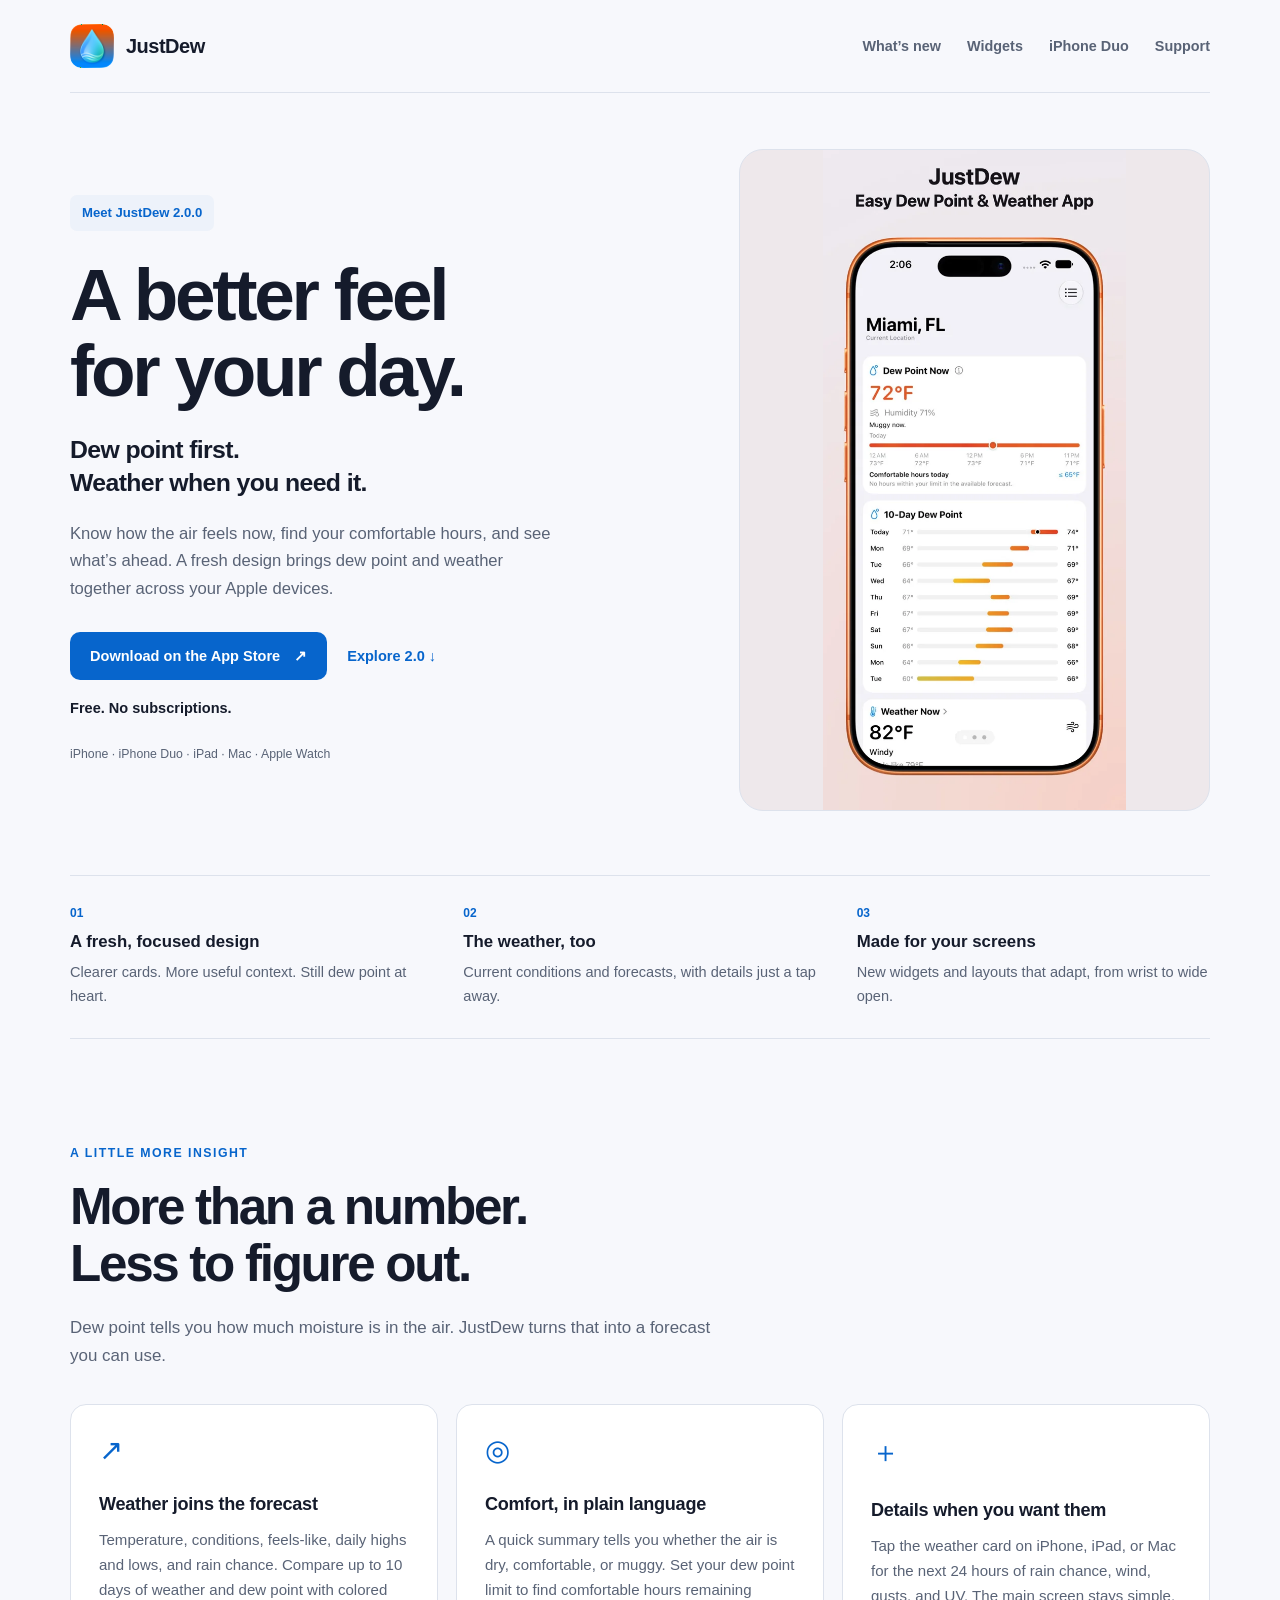
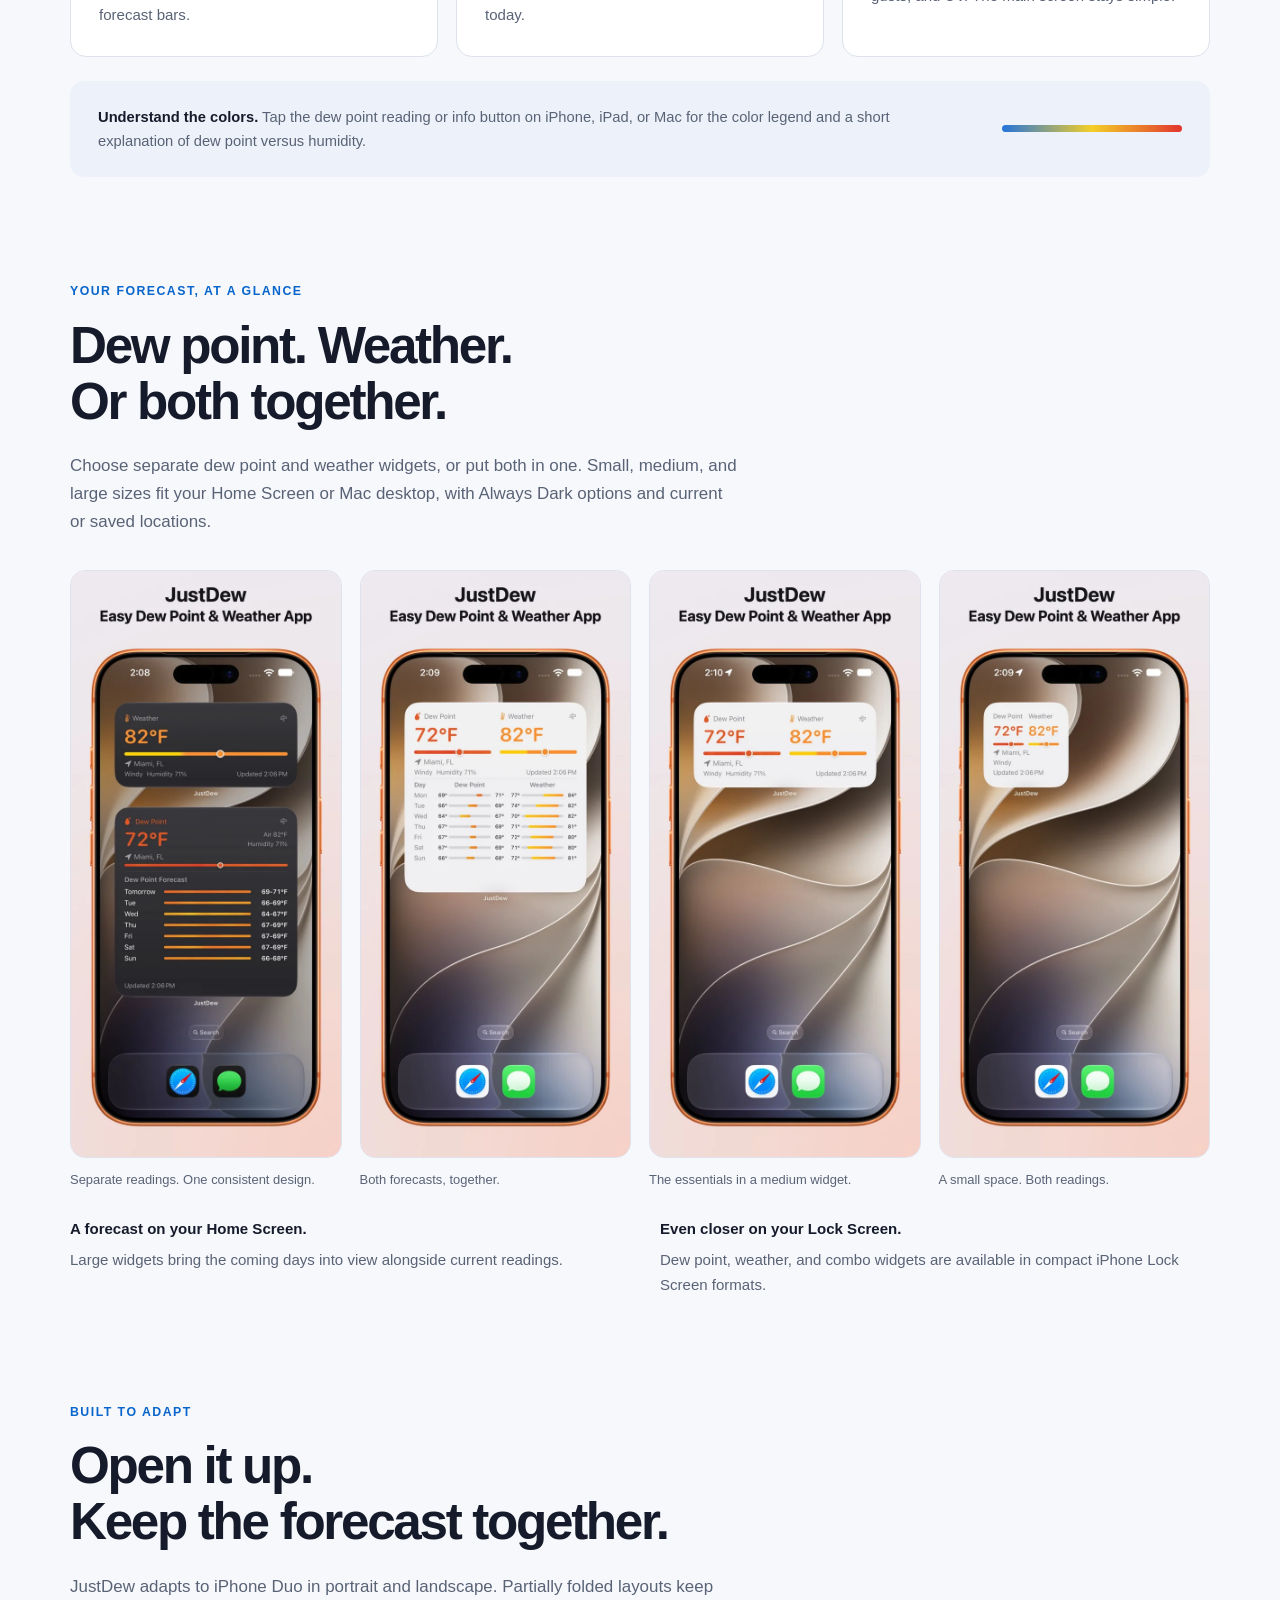
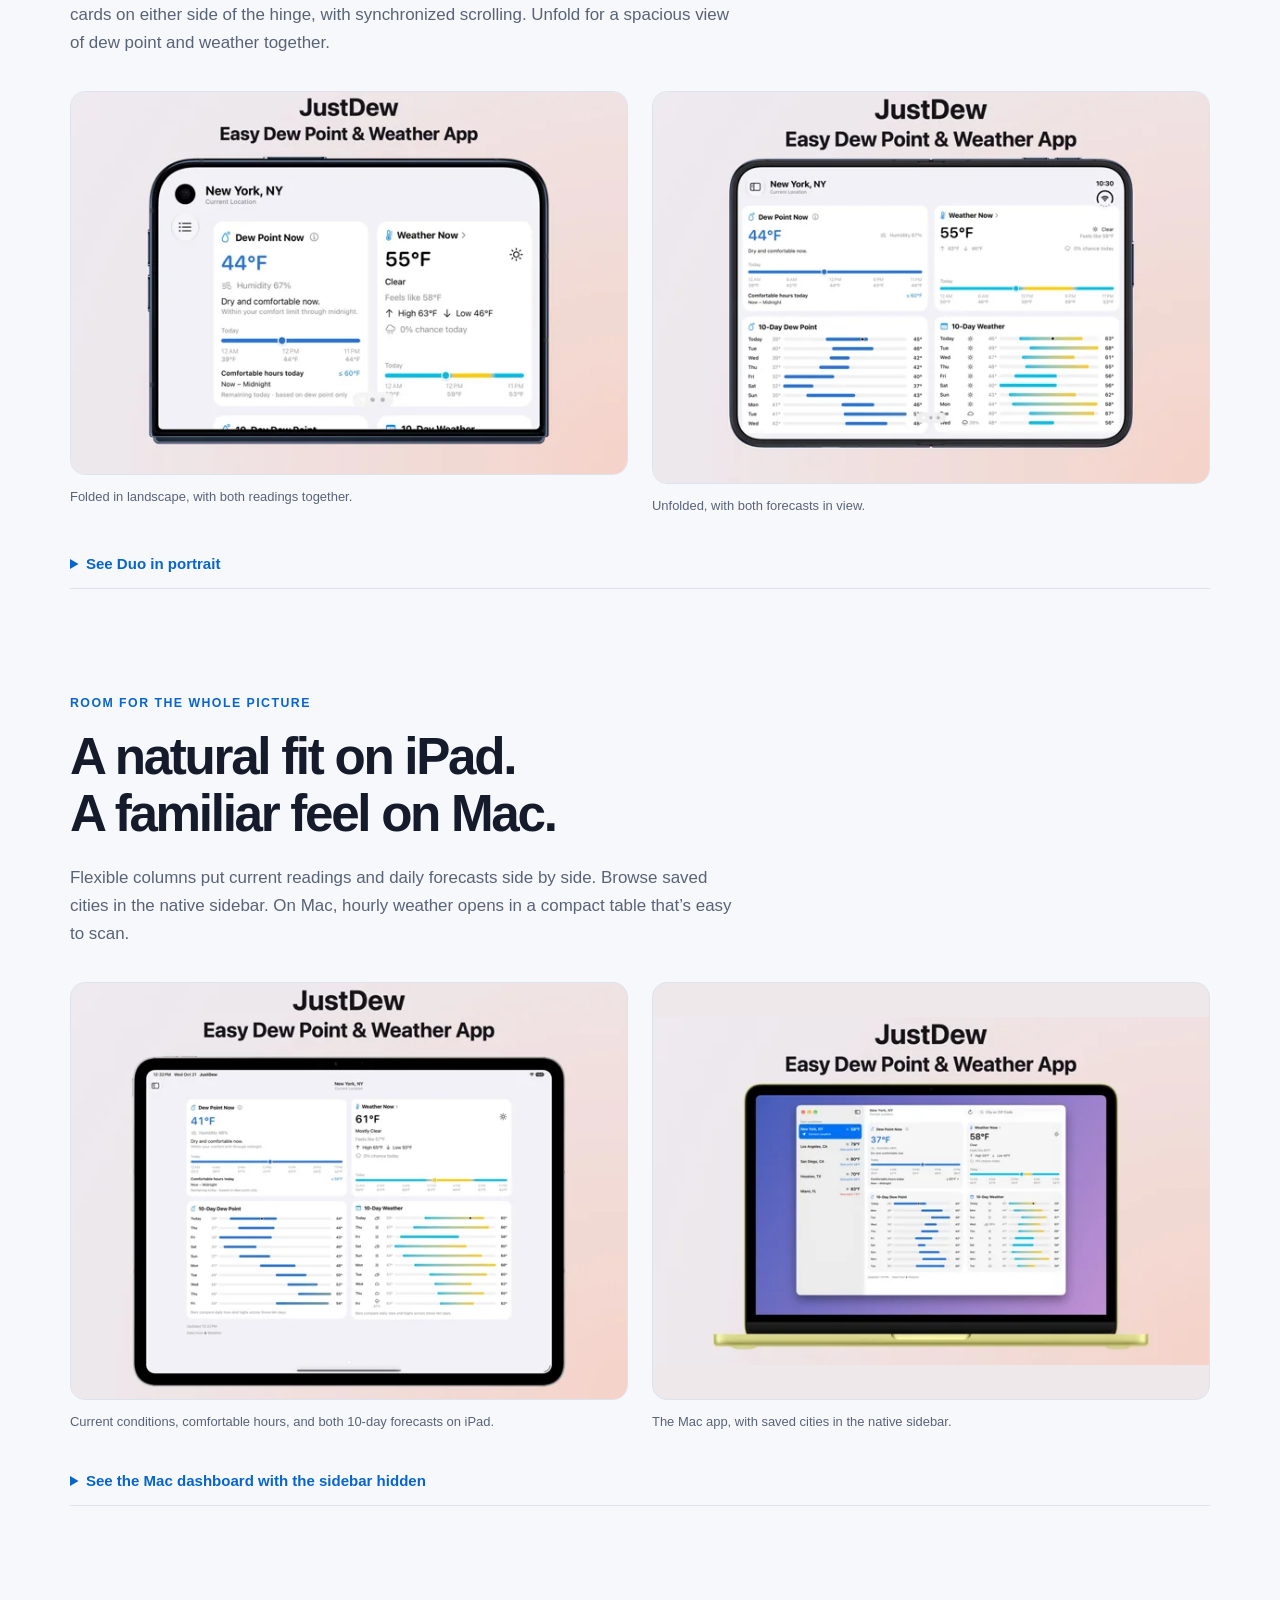
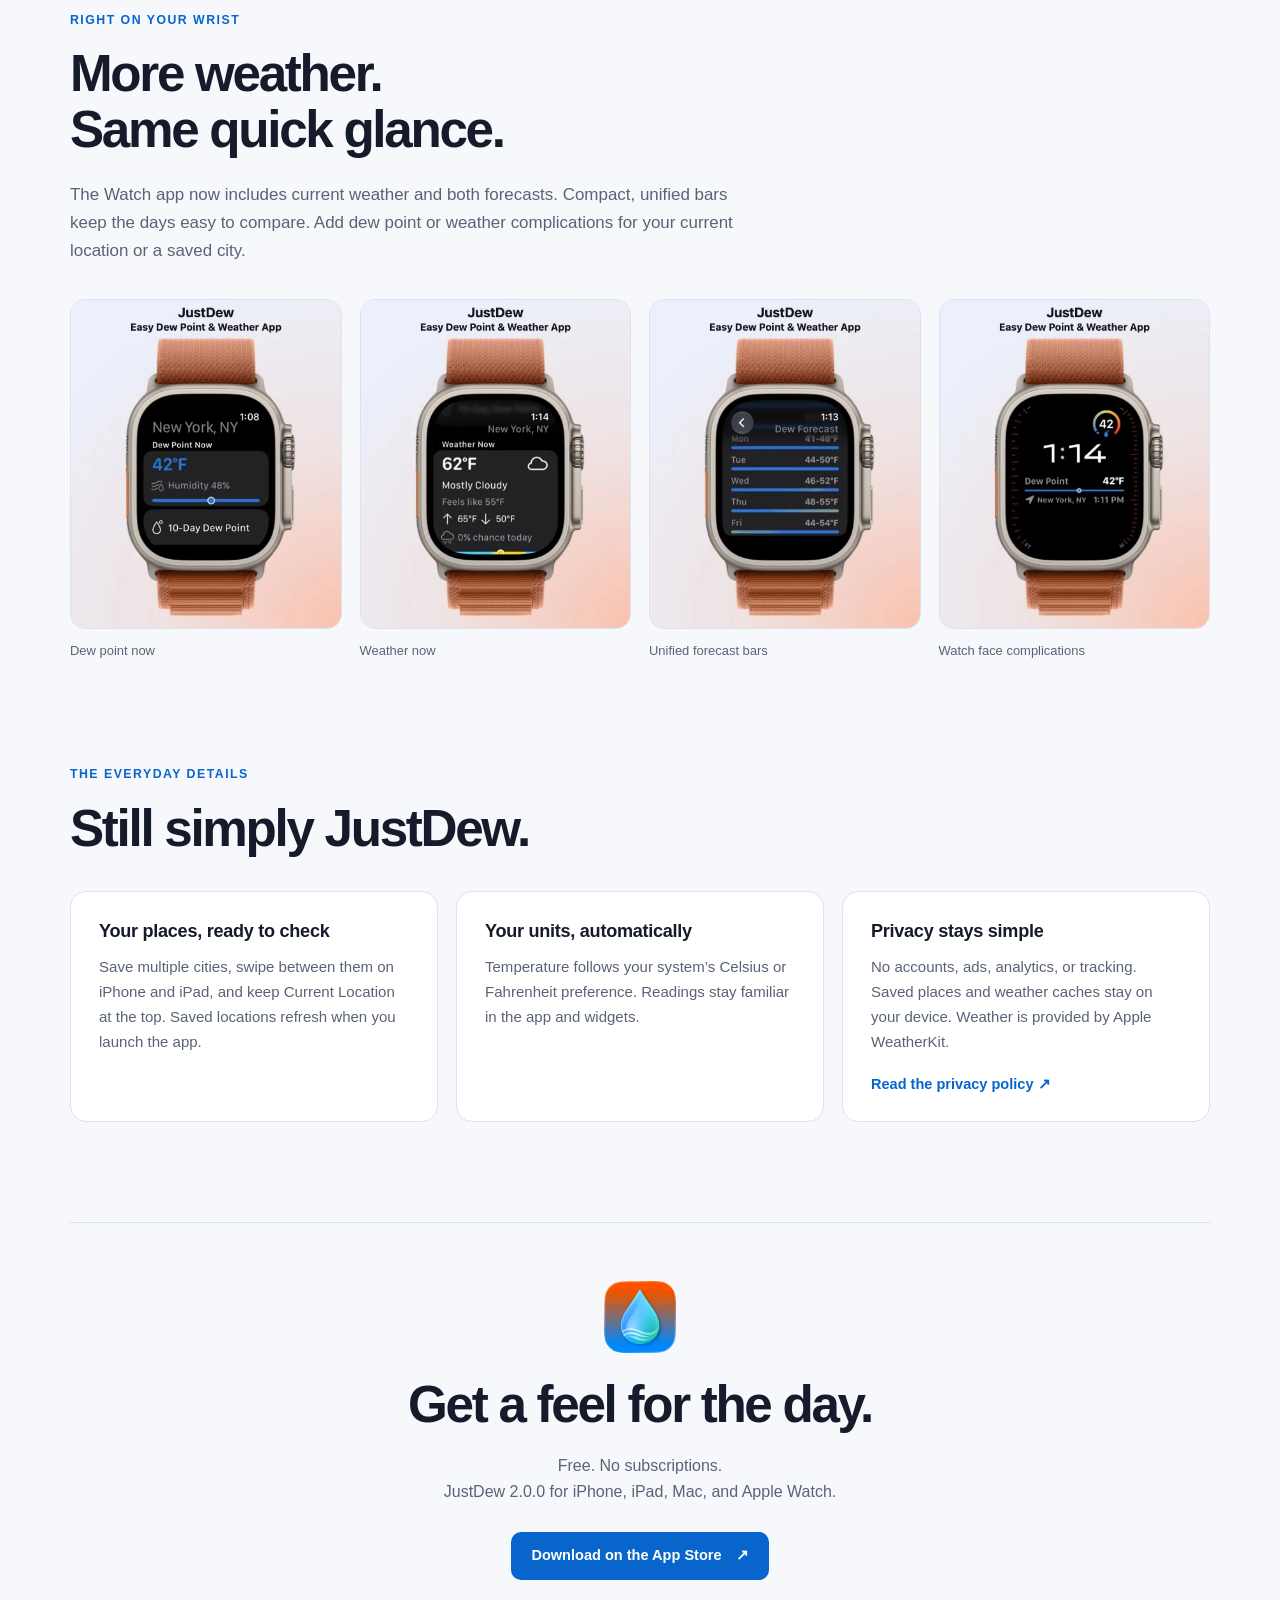
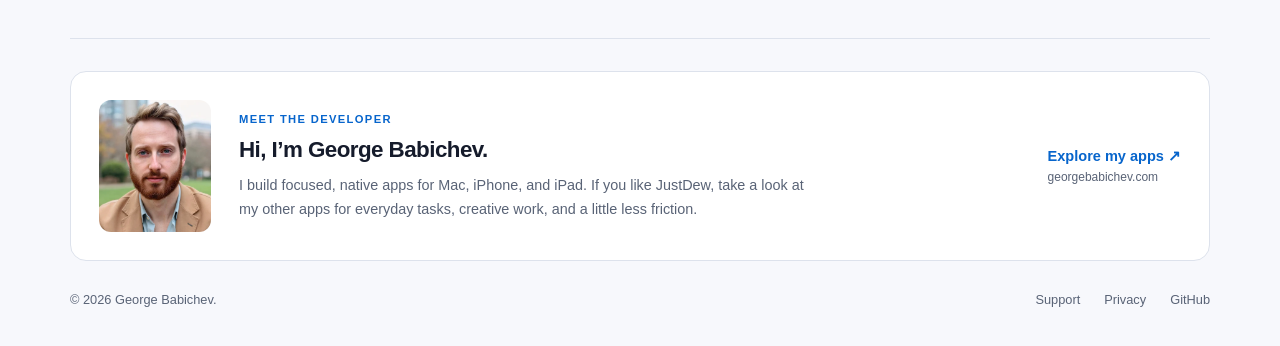
<file: docs/index.html>
<!DOCTYPE html>
<html lang="en">
<head>
  <meta charset="UTF-8">
  <meta name="viewport" content="width=device-width, initial-scale=1.0">
  <title>JustDew 2.0 — Dew Point &amp; Weather</title>
  <meta name="description" content="Dew point first. Weather when you need it. Meet JustDew 2.0: comfort summaries, 10-day forecasts, new widgets, and native layouts for iPhone, iPhone Duo, iPad, Mac, and Apple Watch.">
  <meta name="theme-color" content="#f7f8fc">
  <meta property="og:title" content="JustDew 2.0 — A better feel for your day.">
  <meta property="og:description" content="Dew point, weather, comfortable hours, and widgets. A fresh look across your Apple devices.">
  <meta property="og:type" content="website">
  <meta property="og:image" content="https://gbabichev.github.io/JustDew/images/duo-open-landscape.webp">
  <link rel="icon" type="image/png" href="./icon.png">
  <link rel="apple-touch-icon" href="./icon.png">
  <link rel="stylesheet" href="./styles.css">
</head>
<body class="product-page">
  <a class="skip-link" href="#main">Skip to content</a>
  <div class="site-shell">
    <nav class="topbar" aria-label="Primary">
      <a class="brand" href="index.html" aria-label="JustDew home"><img src="./icon.png" alt="" width="44" height="44"><span>JustDew</span></a>
      <div class="nav-links"><a href="#features">What’s new</a><a href="#widgets">Widgets</a><a href="#duo">iPhone Duo</a><a href="Support.html">Support</a></div>
    </nav>
    <main id="main">
      <header class="hero">
        <div class="hero-copy">
          <p class="release-tag">Meet JustDew 2.0.0</p>
          <h1>A better feel<br>for your day.</h1>
          <p class="lede">Dew point first.<br>Weather when you need it.</p>
          <p class="summary">Know how the air feels now, find your comfortable hours, and see what’s ahead. A fresh design brings dew point and weather together across your Apple devices.</p>
          <div class="hero-actions"><a class="button button-primary" href="https://apps.apple.com/us/app/justdew-dew-point-widget/id6772215821">Download on the App Store <span aria-hidden="true">↗</span></a><a class="text-link" href="#features">Explore 2.0 <span aria-hidden="true">↓</span></a></div>
          <p class="pricing-note">Free. No subscriptions.</p>
          <p class="platform-note">iPhone · iPhone Duo · iPad · Mac · Apple Watch</p>
        </div>
        <div class="hero-visual"><img class="" src="./images/iphone-app.webp" srcset="./images/iphone-app-600.webp 600w, ./images/iphone-app.webp 1104w" sizes="(max-width: 680px) 90vw, (max-width: 1000px) 44vw, 360px" alt="JustDew 2.0 on iPhone, showing the dew point, comfortable hours, and 10-day forecast" width="1104" height="2400" loading="eager" decoding="async"></div>
      </header>
      <section class="release-band" aria-label="New in version 2.0">
        <div><span>01</span><strong>A fresh, focused design</strong><p>Clearer cards. More useful context. Still dew point at heart.</p></div>
        <div><span>02</span><strong>The weather, too</strong><p>Current conditions and forecasts, with details just a tap away.</p></div>
        <div><span>03</span><strong>Made for your screens</strong><p>New widgets and layouts that adapt, from wrist to wide open.</p></div>
      </section>
      <section class="section" id="features" aria-labelledby="features-title">
        <div class="section-heading"><p class="eyebrow">A little more insight</p><h2 id="features-title">More than a number.<br>Less to figure out.</h2><p>Dew point tells you how much moisture is in the air. JustDew turns that into a forecast you can use.</p></div>
        <div class="feature-grid">
          <article class="feature-card"><span class="feature-mark" aria-hidden="true">↗</span><h3>Weather joins the forecast</h3><p>Temperature, conditions, feels-like, daily highs and lows, and rain chance. Compare up to 10 days of weather and dew point with colored forecast bars.</p></article>
          <article class="feature-card"><span class="feature-mark" aria-hidden="true">◎</span><h3>Comfort, in plain language</h3><p>A quick summary tells you whether the air is dry, comfortable, or muggy. Set your dew point limit to find comfortable hours remaining today.</p></article>
          <article class="feature-card"><span class="feature-mark" aria-hidden="true">＋</span><h3>Details when you want them</h3><p>Tap the weather card on iPhone, iPad, or Mac for the next 24 hours of rain chance, wind, gusts, and UV. The main screen stays simple.</p></article>
        </div>
        <div class="detail-strip"><p><strong>Understand the colors.</strong> Tap the dew point reading or info button on iPhone, iPad, or Mac for the color legend and a short explanation of dew point versus humidity.</p><div class="comfort-spectrum" aria-hidden="true"></div></div>
      </section>
      <section class="section" id="widgets" aria-labelledby="widgets-title">
        <div class="section-heading"><p class="eyebrow">Your forecast, at a glance</p><h2 id="widgets-title">Dew point. Weather.<br>Or both together.</h2><p>Choose separate dew point and weather widgets, or put both in one. Small, medium, and large sizes fit your Home Screen or Mac desktop, with Always Dark options and current or saved locations.</p></div>
        <div class="phone-gallery"><figure><img class="" src="./images/widget-dew-weather.webp" srcset="./images/widget-dew-weather-600.webp 600w, ./images/widget-dew-weather.webp 1104w" sizes="(max-width: 680px) 90vw, (max-width: 1000px) 44vw, 360px" alt="Dark weather and dew point forecast widgets on an iPhone Home Screen" width="1104" height="2400" loading="lazy" decoding="async"><figcaption>Separate readings. One consistent design.</figcaption></figure><figure><img class="" src="./images/widget-forecast.webp" srcset="./images/widget-forecast-600.webp 600w, ./images/widget-forecast.webp 1104w" sizes="(max-width: 680px) 90vw, (max-width: 1000px) 44vw, 360px" alt="Large combined widget comparing dew point and temperature forecasts" width="1104" height="2400" loading="lazy" decoding="async"><figcaption>Both forecasts, together.</figcaption></figure><figure><img class="" src="./images/widget-combined.webp" srcset="./images/widget-combined-600.webp 600w, ./images/widget-combined.webp 1104w" sizes="(max-width: 680px) 90vw, (max-width: 1000px) 44vw, 360px" alt="Medium combined widget showing dew point, weather, humidity, and location" width="1104" height="2400" loading="lazy" decoding="async"><figcaption>The essentials in a medium widget.</figcaption></figure><figure><img class="" src="./images/widget-small.webp" srcset="./images/widget-small-600.webp 600w, ./images/widget-small.webp 1104w" sizes="(max-width: 680px) 90vw, (max-width: 1000px) 44vw, 360px" alt="Small combo widget showing dew point and weather" width="1104" height="2400" loading="lazy" decoding="async"><figcaption>A small space. Both readings.</figcaption></figure></div>
        <div class="widget-notes"><p><strong>A forecast on your Home Screen.</strong> Large widgets bring the coming days into view alongside current readings.</p><p><strong>Even closer on your Lock Screen.</strong> Dew point, weather, and combo widgets are available in compact iPhone Lock Screen formats.</p></div>
      </section>
      <section class="section duo-section" id="duo" aria-labelledby="duo-title">
        <div class="section-heading"><p class="eyebrow">Built to adapt</p><h2 id="duo-title">Open it up.<br>Keep the forecast together.</h2><p>JustDew adapts to iPhone Duo in portrait and landscape. Partially folded layouts keep cards on either side of the hinge, with synchronized scrolling. Unfold for a spacious view of dew point and weather together.</p></div>
        <div class="wide-gallery"><figure><img class="" src="./images/duo-folded-landscape.webp" srcset="./images/duo-folded-landscape-600.webp 600w, ./images/duo-folded-landscape.webp 1440w" sizes="(max-width: 680px) 90vw, (max-width: 1000px) 44vw, 360px" alt="Dew point and weather cards on the outer Duo display in landscape" width="1440" height="990" loading="lazy" decoding="async"><figcaption>Folded in landscape, with both readings together.</figcaption></figure><figure><img class="" src="./images/duo-open-landscape.webp" srcset="./images/duo-open-landscape-600.webp 600w, ./images/duo-open-landscape.webp 1440w" sizes="(max-width: 680px) 90vw, (max-width: 1000px) 44vw, 360px" alt="Dew point and weather forecasts on the unfolded Duo landscape display" width="1440" height="1013" loading="lazy" decoding="async"><figcaption>Unfolded, with both forecasts in view.</figcaption></figure></div>
        <details class="more-screens"><summary>See Duo in portrait</summary><div class="portrait-gallery"><figure><img class="" src="./images/duo-folded-portrait.webp" srcset="./images/duo-folded-portrait-600.webp 600w, ./images/duo-folded-portrait.webp 1398w" sizes="(max-width: 680px) 90vw, (max-width: 1000px) 44vw, 360px" alt="Dew point cards on the outer iPhone Duo display" width="1398" height="2034" loading="lazy" decoding="async"><figcaption>Folded portrait</figcaption></figure><figure><img class="" src="./images/duo-open-portrait.webp" srcset="./images/duo-open-portrait-600.webp 600w, ./images/duo-open-portrait.webp 1440w" sizes="(max-width: 680px) 90vw, (max-width: 1000px) 44vw, 360px" alt="Two-column forecast on the open Duo portrait display" width="1440" height="2047" loading="lazy" decoding="async"><figcaption>Open portrait</figcaption></figure></div></details>
      </section>
      <section class="section tablet-section" aria-labelledby="tablet-title">
        <div class="section-heading"><p class="eyebrow">Room for the whole picture</p><h2 id="tablet-title">A natural fit on iPad.<br>A familiar feel on Mac.</h2><p>Flexible columns put current readings and daily forecasts side by side. Browse saved cities in the native sidebar. On Mac, hourly weather opens in a compact table that’s easy to scan.</p></div>
        <div class="wide-gallery">
          <figure class="tablet-figure"><img class="" src="./images/ipad-dashboard.webp" srcset="./images/ipad-dashboard-600.webp 600w, ./images/ipad-dashboard.webp 1440w" sizes="(max-width: 680px) 90vw, (max-width: 1200px) 46vw, 558px" alt="JustDew iPad dashboard with current dew point, weather, comfortable hours, and 10-day forecasts" width="1440" height="1080" loading="lazy" decoding="async"><figcaption>Current conditions, comfortable hours, and both 10-day forecasts on iPad.</figcaption></figure>
          <figure class="tablet-figure"><img src="./images/mac-dashboard.webp" srcset="./images/mac-dashboard-600.webp 600w, ./images/mac-dashboard.webp 1440w" sizes="(max-width: 680px) 90vw, (max-width: 1200px) 46vw, 558px" alt="JustDew on Mac with saved cities in the sidebar, current dew point and weather, and both 10-day forecasts" width="1440" height="900" loading="lazy" decoding="async"><figcaption>The Mac app, with saved cities in the native sidebar.</figcaption></figure>
        </div>
        <details class="more-screens"><summary>See the Mac dashboard with the sidebar hidden</summary><figure class="tablet-figure"><img src="./images/mac-dashboard-wide.webp" srcset="./images/mac-dashboard-wide-600.webp 600w, ./images/mac-dashboard-wide.webp 1440w" sizes="(max-width: 680px) 90vw, (max-width: 1200px) 46vw, 558px" alt="JustDew on Mac with the sidebar hidden and more room for the weather and dew point forecasts" width="1440" height="900" loading="lazy" decoding="async"><figcaption>Hide the sidebar for more room to compare forecasts.</figcaption></figure></details>
      </section>
      <section class="section" aria-labelledby="watch-title">
        <div class="section-heading"><p class="eyebrow">Right on your wrist</p><h2 id="watch-title">More weather.<br>Same quick glance.</h2><p>The Watch app now includes current weather and both forecasts. Compact, unified bars keep the days easy to compare. Add dew point or weather complications for your current location or a saved city.</p></div>
        <div class="watch-gallery"><figure><img class="" src="./images/watch-1.webp" alt="Current dew point and humidity in the JustDew Watch app" width="422" height="514" loading="lazy" decoding="async"><figcaption>Dew point now</figcaption></figure><figure><img class="" src="./images/watch-3.webp" alt="Current weather, feels-like temperature, highs and lows in the Watch app" width="422" height="514" loading="lazy" decoding="async"><figcaption>Weather now</figcaption></figure><figure><img class="" src="./images/watch-2.webp" alt="Compact daily dew point forecast bars on Apple Watch" width="422" height="514" loading="lazy" decoding="async"><figcaption>Unified forecast bars</figcaption></figure><figure><img class="" src="./images/watch-4.webp" alt="Dew point gauge and rectangular complications on a Watch face" width="422" height="514" loading="lazy" decoding="async"><figcaption>Watch face complications</figcaption></figure></div>
      </section>
      <section class="section" aria-labelledby="everyday-title">
        <div class="section-heading"><p class="eyebrow">The everyday details</p><h2 id="everyday-title">Still simply JustDew.</h2></div>
        <div class="feature-grid secondary-features">
          <article class="feature-card"><h3>Your places, ready to check</h3><p>Save multiple cities, swipe between them on iPhone and iPad, and keep Current Location at the top. Saved locations refresh when you launch the app.</p></article>
          <article class="feature-card"><h3>Your units, automatically</h3><p>Temperature follows your system’s Celsius or Fahrenheit preference. Readings stay familiar in the app and widgets.</p></article>
          <article class="feature-card"><h3>Privacy stays simple</h3><p>No accounts, ads, analytics, or tracking. Saved places and weather caches stay on your device. Weather is provided by Apple WeatherKit.</p><a class="text-link" href="PrivacyPolicy.html">Read the privacy policy <span aria-hidden="true">↗</span></a></article>
        </div>
      </section>
      <section class="download-section" aria-label="Download JustDew"><img src="./icon.png" width="72" height="72" alt=""><h2>Get a feel for the day.</h2><p>Free. No subscriptions.<br>JustDew 2.0.0 for iPhone, iPad, Mac, and Apple Watch.</p><a class="button button-primary" href="https://apps.apple.com/us/app/justdew-dew-point-widget/id6772215821">Download on the App Store <span aria-hidden="true">↗</span></a></section>
      <aside class="developer-card" aria-labelledby="developer-title">
        <img class="developer-portrait" src="./images/george-babichev.webp" alt="George Babichev" width="112" height="132" loading="lazy" decoding="async">
        <div class="developer-copy">
          <p class="eyebrow">Meet the developer</p>
          <h2 id="developer-title">Hi, I’m George Babichev.</h2>
          <p>I build focused, native apps for Mac, iPhone, and iPad. If you like JustDew, take a look at my other apps for everyday tasks, creative work, and a little less friction.</p>
        </div>
        <a class="text-link developer-link" href="https://georgebabichev.com/#projects">Explore my apps <span aria-hidden="true">↗</span><span class="developer-domain">georgebabichev.com</span></a>
      </aside>
    </main>
    <footer class="site-footer"><p>© 2026 George Babichev.</p><div><a href="Support.html">Support</a><a href="PrivacyPolicy.html">Privacy</a><a href="https://github.com/gbabichev/JustDew">GitHub</a></div></footer>
  </div>
</body>
</html>
</file>
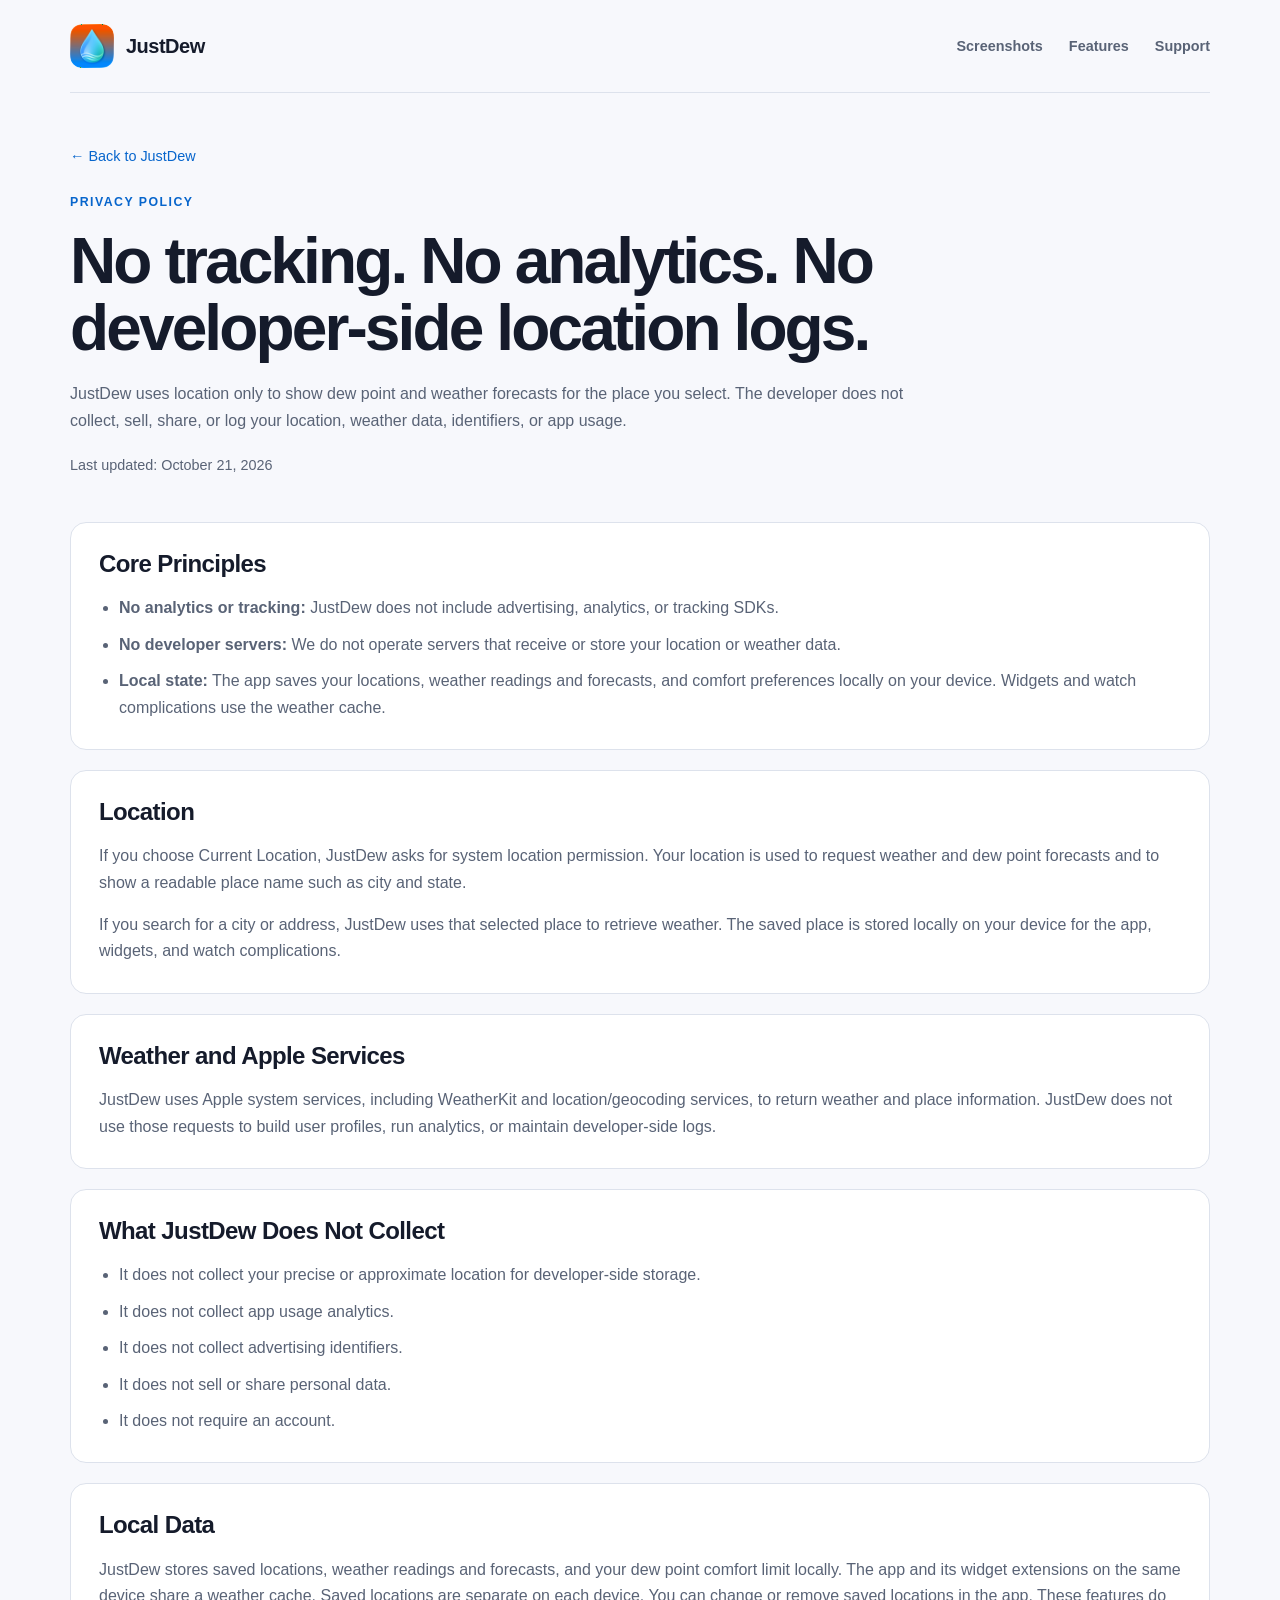
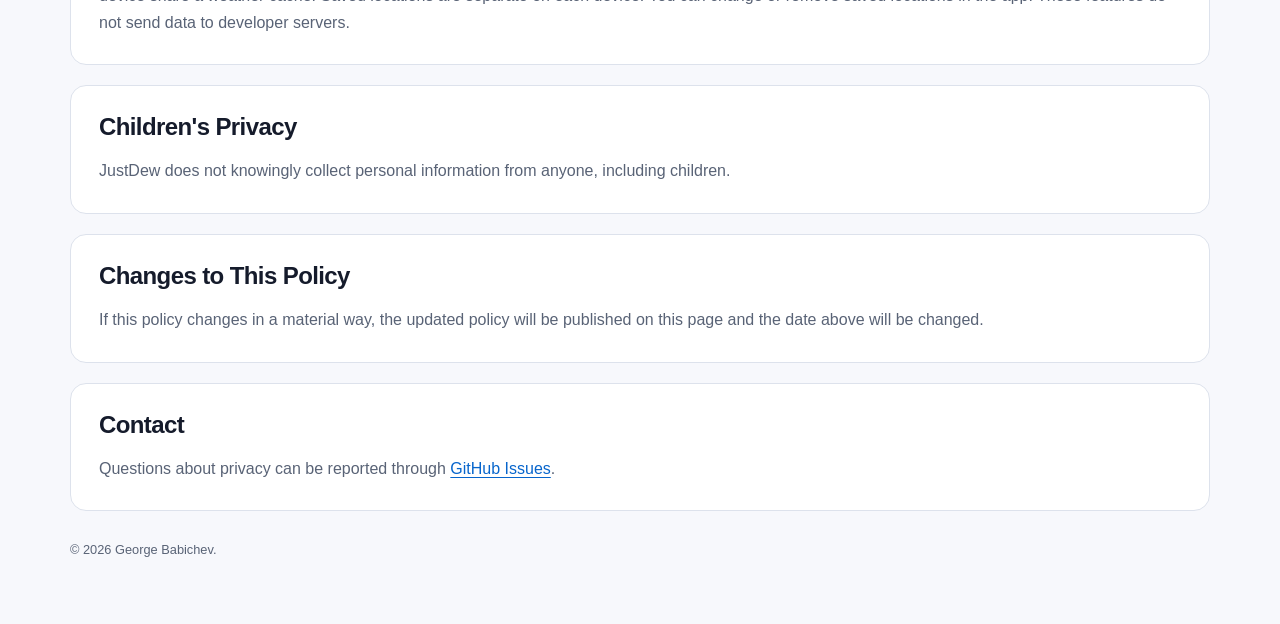
<file: docs/PrivacyPolicy.html>
<!DOCTYPE html>
<html lang="en">
<head>
  <meta charset="UTF-8">
  <meta name="viewport" content="width=device-width, initial-scale=1.0">
  <title>JustDew Privacy Policy</title>
  <meta
    name="description"
    content="Privacy policy for JustDew, a dew point weather app that does not collect analytics, tracking data, or developer-side location logs."
  >
  <meta name="theme-color" media="(prefers-color-scheme: light)" content="#f6f8f9">
  <meta name="theme-color" media="(prefers-color-scheme: dark)" content="#101417">
  <link rel="icon" type="image/png" href="./icon.png">
  <link rel="apple-touch-icon" href="./icon.png">
  <link rel="stylesheet" href="./styles.css">
</head>
<body class="info-page">
  <div class="info-shell">
    <nav class="topbar" aria-label="Primary">
      <a class="brand" href="index.html" aria-label="JustDew home">
        <img src="./icon.png" alt="" width="52" height="52">
        <span>JustDew</span>
      </a>
      <div class="nav-links">
        <a href="index.html#screenshots">Screenshots</a>
        <a href="index.html#features">Features</a>
        <a href="Support.html">Support</a>
      </div>
    </nav>

    <header class="info-header">
      <a class="back-link" href="index.html">&larr; Back to JustDew</a>
      <p class="eyebrow">Privacy Policy</p>
      <h1>No tracking. No analytics. No developer-side location logs.</h1>
      <p>
        JustDew uses location only to show dew point and weather forecasts for the place you select. The developer
        does not collect, sell, share, or log your location, weather data, identifiers, or app usage.
      </p>
      <p class="meta-note">Last updated: October 21, 2026</p>
    </header>

    <main class="policy-shell">
      <section class="policy-card">
        <h2>Core Principles</h2>
        <ul>
          <li><strong>No analytics or tracking:</strong> JustDew does not include advertising, analytics, or tracking SDKs.</li>
          <li><strong>No developer servers:</strong> We do not operate servers that receive or store your location or weather data.</li>
          <li><strong>Local state:</strong> The app saves your locations, weather readings and forecasts, and comfort preferences locally on your device. Widgets and watch complications use the weather cache.</li>
        </ul>
      </section>

      <section class="policy-card">
        <h2>Location</h2>
        <p>
          If you choose Current Location, JustDew asks for system location permission. Your location is used
          to request weather and dew point forecasts and to show a readable place name such as city and state.
        </p>
        <p>
          If you search for a city or address, JustDew uses that selected place to retrieve weather. The saved
          place is stored locally on your device for the app, widgets, and watch complications.
        </p>
      </section>

      <section class="policy-card">
        <h2>Weather and Apple Services</h2>
        <p>
          JustDew uses Apple system services, including WeatherKit and location/geocoding services, to return
          weather and place information. JustDew does not use those requests to build user profiles, run analytics,
          or maintain developer-side logs.
        </p>
      </section>

      <section class="policy-card">
        <h2>What JustDew Does Not Collect</h2>
        <ul>
          <li>It does not collect your precise or approximate location for developer-side storage.</li>
          <li>It does not collect app usage analytics.</li>
          <li>It does not collect advertising identifiers.</li>
          <li>It does not sell or share personal data.</li>
          <li>It does not require an account.</li>
        </ul>
      </section>

      <section class="policy-card">
        <h2>Local Data</h2>
        <p>
          JustDew stores saved locations, weather readings and forecasts, and your dew point comfort limit locally.
          The app and its widget extensions on the same device share a weather cache. Saved locations are separate
          on each device. You can change or remove saved locations in the app. These features do not send data to developer servers.
        </p>
      </section>

      <section class="policy-card">
        <h2>Children's Privacy</h2>
        <p>JustDew does not knowingly collect personal information from anyone, including children.</p>
      </section>

      <section class="policy-card">
        <h2>Changes to This Policy</h2>
        <p>
          If this policy changes in a material way, the updated policy will be published on this page and the
          date above will be changed.
        </p>
      </section>

      <section class="policy-card">
        <h2>Contact</h2>
        <p>
          Questions about privacy can be reported through
          <a href="https://github.com/gbabichev/JustDew/issues" target="_blank" rel="noreferrer">GitHub Issues</a>.
        </p>
      </section>
    </main>

    <footer class="site-footer">
      <p>&copy; 2026 George Babichev.</p>
    </footer>
  </div>
</body>
</html>
</file>
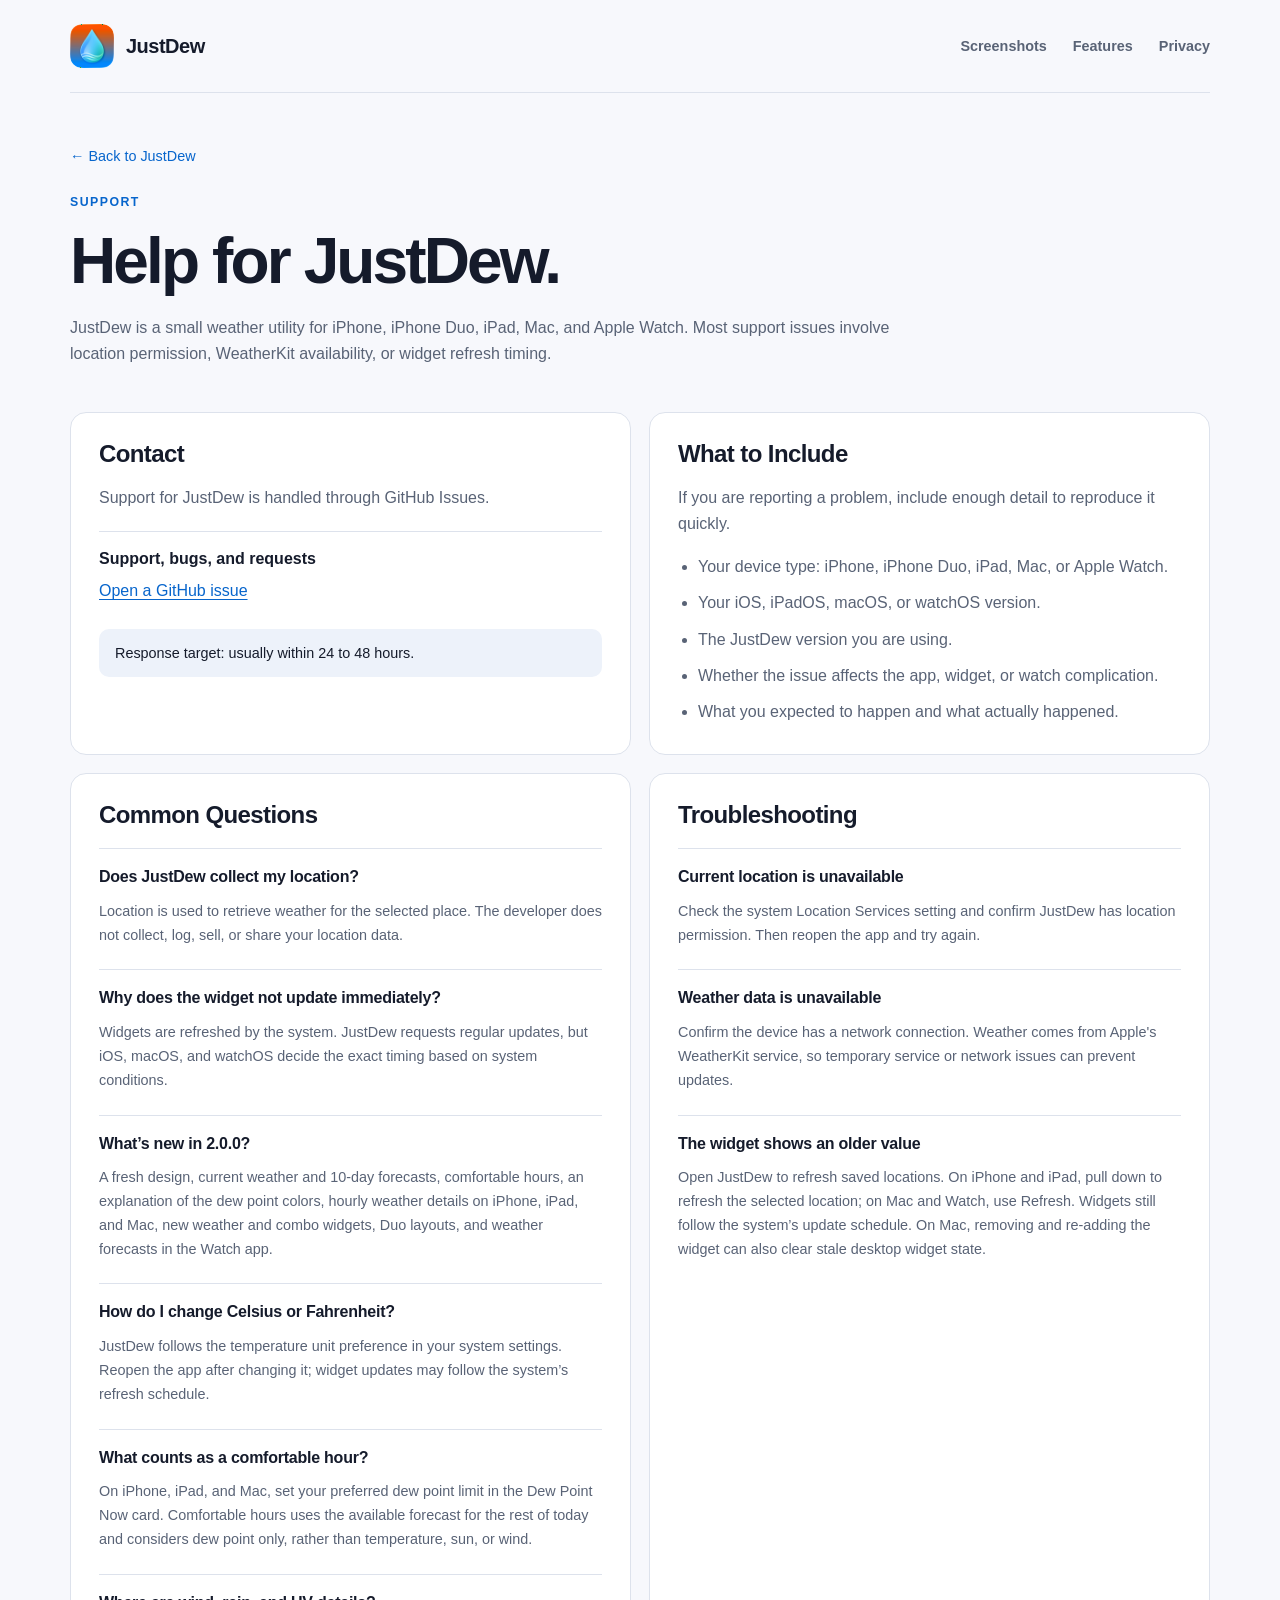
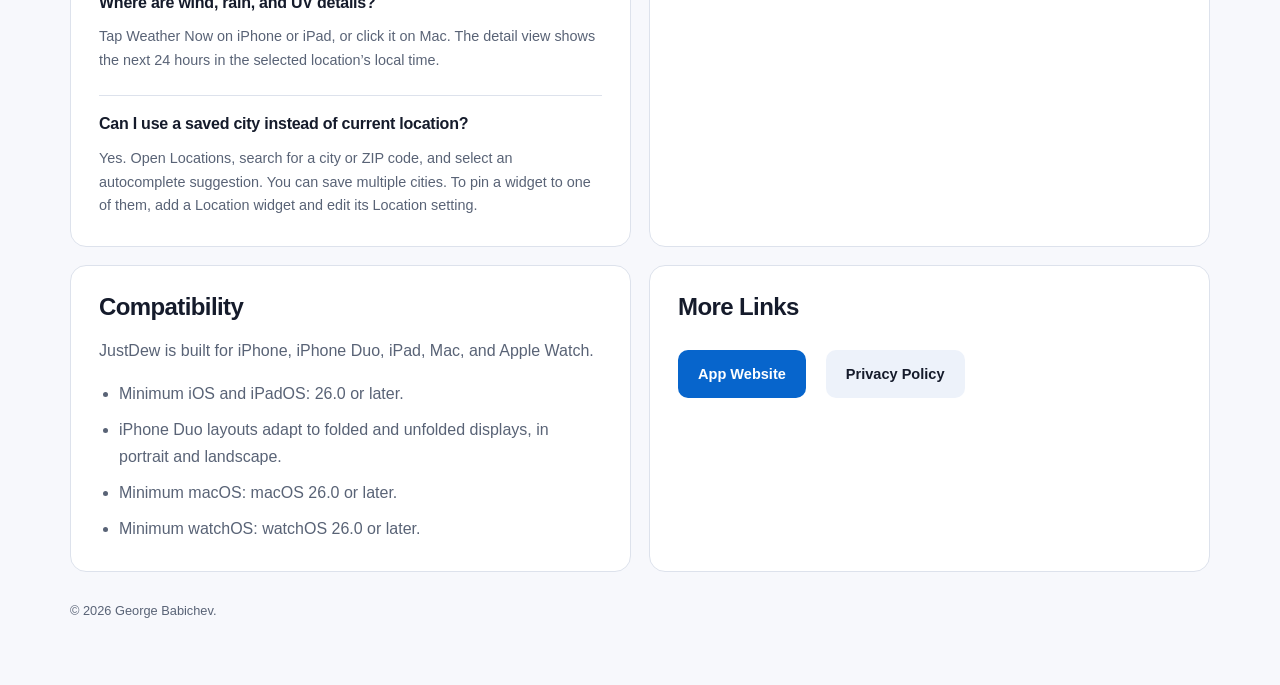
<file: docs/Support.html>
<!DOCTYPE html>
<html lang="en">
<head>
  <meta charset="UTF-8">
  <meta name="viewport" content="width=device-width, initial-scale=1.0">
  <title>JustDew Support</title>
  <meta
    name="description"
    content="Support information for JustDew, including contact details, common questions, troubleshooting steps, and compatibility notes."
  >
  <meta name="theme-color" media="(prefers-color-scheme: light)" content="#f6f8f9">
  <meta name="theme-color" media="(prefers-color-scheme: dark)" content="#101417">
  <link rel="icon" type="image/png" href="./icon.png">
  <link rel="apple-touch-icon" href="./icon.png">
  <link rel="stylesheet" href="./styles.css">
</head>
<body class="info-page">
  <div class="info-shell">
    <nav class="topbar" aria-label="Primary">
      <a class="brand" href="index.html" aria-label="JustDew home">
        <img src="./icon.png" alt="" width="52" height="52">
        <span>JustDew</span>
      </a>
      <div class="nav-links">
        <a href="index.html#screenshots">Screenshots</a>
        <a href="index.html#features">Features</a>
        <a href="PrivacyPolicy.html">Privacy</a>
      </div>
    </nav>

    <header class="info-header">
      <a class="back-link" href="index.html">&larr; Back to JustDew</a>
      <p class="eyebrow">Support</p>
      <h1>Help for JustDew.</h1>
      <p>
        JustDew is a small weather utility for iPhone, iPhone Duo, iPad, Mac, and Apple Watch. Most support issues
        involve location permission, WeatherKit availability, or widget refresh timing.
      </p>
    </header>

    <main class="info-grid">
      <section class="info-card">
        <h2>Contact</h2>
        <p>Support for JustDew is handled through GitHub Issues.</p>

        <div class="stack-list">
          <div class="stack-item">
            <strong>Support, bugs, and requests</strong>
            <p><a href="https://github.com/gbabichev/JustDew/issues" target="_blank" rel="noreferrer">Open a GitHub issue</a></p>
          </div>
        </div>

        <div class="callout">
          Response target: usually within 24 to 48 hours.
        </div>
      </section>

      <section class="info-card">
        <h2>What to Include</h2>
        <p>If you are reporting a problem, include enough detail to reproduce it quickly.</p>
        <ul>
          <li>Your device type: iPhone, iPhone Duo, iPad, Mac, or Apple Watch.</li>
          <li>Your iOS, iPadOS, macOS, or watchOS version.</li>
          <li>The JustDew version you are using.</li>
          <li>Whether the issue affects the app, widget, or watch complication.</li>
          <li>What you expected to happen and what actually happened.</li>
        </ul>
      </section>

      <section class="info-card">
        <h2>Common Questions</h2>

        <div class="faq-list">
          <article class="faq-item">
            <h3>Does JustDew collect my location?</h3>
            <p>Location is used to retrieve weather for the selected place. The developer does not collect, log, sell, or share your location data.</p>
          </article>

          <article class="faq-item">
            <h3>Why does the widget not update immediately?</h3>
            <p>Widgets are refreshed by the system. JustDew requests regular updates, but iOS, macOS, and watchOS decide the exact timing based on system conditions.</p>
          </article>

          <article class="faq-item"><h3>What’s new in 2.0.0?</h3><p>A fresh design, current weather and 10-day forecasts, comfortable hours, an explanation of the dew point colors, hourly weather details on iPhone, iPad, and Mac, new weather and combo widgets, Duo layouts, and weather forecasts in the Watch app.</p></article>
          <article class="faq-item"><h3>How do I change Celsius or Fahrenheit?</h3><p>JustDew follows the temperature unit preference in your system settings. Reopen the app after changing it; widget updates may follow the system’s refresh schedule.</p></article>
          <article class="faq-item"><h3>What counts as a comfortable hour?</h3><p>On iPhone, iPad, and Mac, set your preferred dew point limit in the Dew Point Now card. Comfortable hours uses the available forecast for the rest of today and considers dew point only, rather than temperature, sun, or wind.</p></article>
          <article class="faq-item"><h3>Where are wind, rain, and UV details?</h3><p>Tap Weather Now on iPhone or iPad, or click it on Mac. The detail view shows the next 24 hours in the selected location’s local time.</p></article>
          <article class="faq-item">
            <h3>Can I use a saved city instead of current location?</h3>
            <p>Yes. Open Locations, search for a city or ZIP code, and select an autocomplete suggestion. You can save multiple cities. To pin a widget to one of them, add a Location widget and edit its Location setting.</p>
          </article>
        </div>
      </section>

      <section class="info-card">
        <h2>Troubleshooting</h2>

        <div class="faq-list">
          <article class="faq-item">
            <h3>Current location is unavailable</h3>
            <p>Check the system Location Services setting and confirm JustDew has location permission. Then reopen the app and try again.</p>
          </article>

          <article class="faq-item">
            <h3>Weather data is unavailable</h3>
            <p>Confirm the device has a network connection. Weather comes from Apple's WeatherKit service, so temporary service or network issues can prevent updates.</p>
          </article>

          <article class="faq-item">
            <h3>The widget shows an older value</h3>
            <p>Open JustDew to refresh saved locations. On iPhone and iPad, pull down to refresh the selected location; on Mac and Watch, use Refresh. Widgets still follow the system’s update schedule. On Mac, removing and re-adding the widget can also clear stale desktop widget state.</p>
          </article>
        </div>
      </section>

      <section class="info-card">
        <h2>Compatibility</h2>
        <p>JustDew is built for iPhone, iPhone Duo, iPad, Mac, and Apple Watch.</p>
        <ul>
          <li>Minimum iOS and iPadOS: 26.0 or later.</li>
          <li>iPhone Duo layouts adapt to folded and unfolded displays, in portrait and landscape.</li>
          <li>Minimum macOS: macOS 26.0 or later.</li>
          <li>Minimum watchOS: watchOS 26.0 or later.</li>
        </ul>
      </section>

      <section class="info-card">
        <h2>More Links</h2>
        <div class="card-actions">
          <a class="button button-primary" href="index.html">App Website</a>
          <a class="button button-secondary" href="PrivacyPolicy.html">Privacy Policy</a>
        </div>
      </section>
    </main>

    <footer class="site-footer">
      <p>&copy; 2026 George Babichev.</p>
    </footer>
  </div>
</body>
</html>
</file>
<file: docs/styles.css>
:root {
  color-scheme: light dark;
  --bg: #f7f8fc;
  --surface: #fff;
  --ink: #151b2b;
  --muted: #596376;
  --line: #dde2ec;
  --blue: #0765cc;
  --soft: #edf2fa;
  --content-width: 1140px;
}
* { box-sizing: border-box; }
html { scroll-behavior: smooth; scroll-padding-top: 28px; }
body { margin: 0; min-width: 320px; color: var(--ink); background: var(--bg); font-family: -apple-system, BlinkMacSystemFont, "Helvetica Neue", sans-serif; -webkit-font-smoothing: antialiased; }
img { display: block; max-width: 100%; height: auto; }
a { color: inherit; text-decoration: none; }
a:hover { color: var(--blue); }
a:focus-visible, summary:focus-visible { outline: 3px solid var(--blue); outline-offset: 5px; border-radius: 4px; }
h1, h2, h3, p, figure { margin: 0; }
p, li { color: var(--muted); line-height: 1.65; }
h1, h2 { letter-spacing: -.045em; font-weight: 730; text-wrap: balance; }
h1 { font-size: clamp(3.5rem, 5.7vw, 5.1rem); line-height: 1.04; }
h2 { font-size: clamp(2.25rem, 4vw, 3.6rem); line-height: 1.1; }
h3 { font-size: 1.13rem; line-height: 1.3; margin-bottom: 12px; letter-spacing: -.015em; }
.site-shell, .info-shell { width: min(calc(100% - 64px), var(--content-width)); margin: 0 auto; }
.topbar { display: flex; justify-content: space-between; align-items: center; gap: 24px; padding: 24px 0; border-bottom: 1px solid var(--line); }
.brand { display: inline-flex; gap: 12px; align-items: center; font-size: 1.25rem; font-weight: 750; letter-spacing: -.025em; }
.brand img { width: 44px; height: 44px; border-radius: 12px; }
.nav-links { display: flex; flex-wrap: wrap; justify-content: flex-end; gap: 12px 26px; font-size: .9rem; font-weight: 550; color: var(--muted); }
.nav-links a { padding: 8px 0; }
.skip-link { position: absolute; top: -80px; left: 16px; z-index: 10; padding: 12px 20px; background: var(--surface); border: 2px solid var(--blue); }
.skip-link:focus { top: 12px; }
.hero { display: grid; grid-template-columns: 1.25fr 1fr; align-items: center; gap: 7%; padding: 56px 0 64px; }
.hero-copy { padding: 20px 0; }
.release-tag { display: inline-block; padding: 7px 12px; background: var(--soft); color: var(--blue); border-radius: 7px; font-size: .82rem; font-weight: 650; margin-bottom: 26px; }
.lede { font-size: 1.55rem; line-height: 1.35; font-weight: 550; color: var(--ink); margin-top: 24px; letter-spacing: -.025em; }
.summary { max-width: 490px; margin-top: 20px; font-size: 1.04rem; }
.hero-actions, .card-actions { display: flex; align-items: center; flex-wrap: wrap; gap: 20px; margin-top: 30px; }
.button { display: inline-flex; align-items: center; justify-content: center; gap: 14px; min-height: 48px; padding: 13px 20px; border-radius: 10px; font-size: .91rem; font-weight: 600; line-height: 1.3; text-align: center; }
.button-primary { background: var(--blue); color: #fff; }
.button-primary:hover { background: #004c9f; color: #fff; }
.button-secondary { background: var(--soft); color: var(--ink); }
.text-link { font-size: .91rem; font-weight: 600; color: var(--blue); }
.pricing-note { margin-top: 16px; color: var(--ink); font-size: .91rem; font-weight: 600; }
.platform-note { margin-top: 24px; font-size: .77rem; }
.hero-visual { display: flex; justify-content: center; background: #eee8eb; border-radius: 24px; overflow: hidden; border: 1px solid var(--line); }
.hero-visual img { max-height: 660px; width: auto; }
.release-band { display: grid; grid-template-columns: repeat(3, 1fr); border-top: 1px solid var(--line); border-bottom: 1px solid var(--line); padding: 30px 0; gap: 40px; }
.release-band span { color: var(--blue); display: block; font-size: .75rem; font-weight: 650; margin-bottom: 12px; }
.release-band strong { display: block; font-size: 1.05rem; margin-bottom: 8px; }
.release-band p { font-size: .91rem; }
.section { padding-top: 104px; }
.section-heading { max-width: 750px; margin-bottom: 34px; }
.eyebrow { color: var(--blue); font-size: .77rem; font-weight: 650; text-transform: uppercase; letter-spacing: .12em; margin-bottom: 16px; }
.section-heading > p:last-child:not(.eyebrow) { max-width: 670px; margin-top: 22px; font-size: 1.06rem; }
.feature-grid, .info-grid { display: grid; grid-template-columns: repeat(3, minmax(0, 1fr)); gap: 18px; }
.feature-card { background: var(--surface); padding: 28px; border: 1px solid var(--line); border-radius: 16px; }
.feature-card p { font-size: .94rem; }
.feature-mark { display: block; color: var(--blue); font-size: 1.8rem; margin-bottom: 26px; }
.detail-strip { margin-top: 24px; display: grid; grid-template-columns: 1fr 180px; align-items: center; gap: 40px; padding: 24px 28px; background: var(--soft); border-radius: 14px; }
.detail-strip p { font-size: .92rem; }
.detail-strip strong { color: var(--ink); }
.comfort-spectrum { height: 7px; border-radius: 10px; background: linear-gradient(90deg, #2474dc, #f4cf28 50%, #e2352f); }
.phone-gallery { display: grid; grid-template-columns: repeat(4, minmax(0, 1fr)); gap: 18px; }
.phone-gallery img, .wide-gallery img, .portrait-gallery img, .tablet-figure img, .watch-gallery img { width: 100%; border-radius: 15px; border: 1px solid var(--line); }
figcaption { margin-top: 12px; color: var(--muted); font-size: .81rem; line-height: 1.5; }
.widget-notes { display: grid; grid-template-columns: 1fr 1fr; gap: 40px; padding: 28px 0 0; }
.widget-notes p { font-size: .94rem; }
.widget-notes strong { display: block; color: var(--ink); margin-bottom: 6px; }
.wide-gallery, .portrait-gallery { display: grid; grid-template-columns: repeat(2, minmax(0, 1fr)); gap: 24px; }
.more-screens { margin-top: 24px; border-bottom: 1px solid var(--line); }
.more-screens summary { cursor: pointer; padding: 16px 0; font-size: .94rem; color: var(--blue); font-weight: 600; }
.more-screens .portrait-gallery { padding: 12px 0 28px; max-width: 800px; margin: 0 auto; }
.tablet-figure img { max-width: 100%; }
.tablet-section > .wide-gallery .tablet-figure img { aspect-ratio: 4 / 3; height: auto; object-fit: contain; object-position: center; background: #eee8eb; }
.watch-gallery { display: grid; grid-template-columns: repeat(4, minmax(0, 1fr)); gap: 18px; }
.secondary-features .text-link { display: inline-block; margin-top: 20px; }
.download-section { margin-top: 100px; padding: 58px 24px; border-top: 1px solid var(--line); border-bottom: 1px solid var(--line); text-align: center; }
.download-section img { margin: 0 auto 24px; border-radius: 18px; }
.download-section p { margin: 20px 0 26px; }
.site-footer { padding: 28px 0 36px; display: flex; justify-content: space-between; align-items: center; gap: 20px; font-size: .8rem; color: var(--muted); }
.site-footer div { display: flex; gap: 24px; }
.info-page { padding-bottom: 28px; }
.info-header { padding: 54px 0 20px; max-width: 850px; }
.back-link { display: inline-block; color: var(--blue); font-size: .9rem; margin-bottom: 28px; }
.info-header h1 { font-size: clamp(2.5rem, 5vw, 4rem); }
.info-header p:not(.eyebrow) { margin-top: 20px; }
.info-grid { margin-top: 24px; grid-template-columns: repeat(2, minmax(0, 1fr)); }
.info-card, .policy-card { padding: 28px; border: 1px solid var(--line); border-radius: 16px; background: var(--surface); }
.info-card h2, .policy-card h2 { font-size: 1.5rem; letter-spacing: -.025em; margin-bottom: 18px; }
.info-card a:not(.button), .policy-card a { color: var(--blue); text-decoration: underline; text-underline-offset: 3px; }
.info-card ul, .policy-card ul { padding-left: 20px; margin-bottom: 0; }
.info-card li + li, .policy-card li + li { margin-top: 10px; }
.policy-shell { display: grid; gap: 20px; margin-top: 24px; }
.policy-card p + p { margin-top: 16px; }
.stack-list, .faq-list { display: grid; gap: 22px; margin-top: 20px; }
.stack-item, .faq-item { border-top: 1px solid var(--line); padding-top: 18px; }
.stack-item strong { display: block; margin-bottom: 10px; }
.faq-item h3 { font-size: 1rem; }
.faq-item p, .callout, .meta-note { font-size: .9rem; }
.callout { padding: 16px; background: var(--soft); border-radius: 10px; margin-top: 24px; color: var(--ink); }
@media (max-width: 960px) {
  .hero { gap: 5%; grid-template-columns: 1.1fr 1fr; }
  h1 { font-size: 3.5rem; }
  .hero-actions { gap: 18px; }
  .feature-grid { grid-template-columns: 1fr; }
  .feature-card { padding: 24px; }
  .feature-mark { margin-bottom: 14px; }
  .phone-gallery, .watch-gallery { grid-template-columns: repeat(2, minmax(0, 1fr)); gap: 24px; }
  .phone-gallery img { max-height: 600px; object-fit: contain; background: #eee8eb; }
}
@media (max-width: 680px) {
  .site-shell, .info-shell { width: calc(100% - 36px); }
  .topbar { flex-wrap: wrap; padding: 20px 0; gap: 16px; }
  .nav-links { justify-content: flex-start; gap: 10px 20px; font-size: .83rem; }
  .hero { grid-template-columns: 1fr; padding: 32px 0 40px; gap: 30px; }
  .hero-copy { padding: 0; }
  h1 { font-size: clamp(3.1rem, 12vw, 4rem); }
  .lede { font-size: 1.35rem; }
  .hero-visual { max-width: 360px; margin: 0 auto; }
  .hero-visual img { max-height: 650px; }
  .release-band { grid-template-columns: 1fr; gap: 24px; }
  .release-band span { display: inline; margin-right: 14px; }
  .release-band strong { display: inline; }
  .release-band p { margin-top: 8px; }
  .section { padding-top: 64px; }
  h2 { font-size: 2.35rem; }
  .detail-strip, .widget-notes, .wide-gallery, .info-grid { grid-template-columns: 1fr; gap: 22px; }
  .detail-strip { padding: 24px; }
  .comfort-spectrum { width: 140px; }
  .phone-gallery, .watch-gallery, .portrait-gallery { gap: 12px; }
  .phone-gallery img { max-height: none; }
  figcaption { font-size: .76rem; }
  .download-section { margin-top: 64px; padding: 42px 12px; }
  .site-footer { align-items: flex-start; flex-direction: column; gap: 12px; }
}
@media (prefers-color-scheme: dark) {
  :root { --bg: #10141c; --surface: #191f2b; --ink: #f1f4fc; --muted: #b0b9cb; --line: #303a4d; --blue: #80b9ff; --soft: #1d2b42; }
  .button-primary { background: #0765cc; color: #fff; }
  .button-primary:hover { background: #125fb3; }
}
@media (prefers-reduced-motion: reduce) { html { scroll-behavior: auto; } }

.developer-card { display: grid; grid-template-columns: 112px minmax(0, 1fr) auto; align-items: center; gap: 28px; margin-top: 32px; padding: 28px; background: var(--surface); border: 1px solid var(--line); border-radius: 16px; }
.developer-portrait { width: 112px; height: 132px; object-fit: cover; border-radius: 12px; }
.developer-copy .eyebrow { margin-bottom: 8px; font-size: .7rem; }
.developer-copy h2 { font-size: 1.4rem; letter-spacing: -.025em; line-height: 1.25; margin-bottom: 10px; }
.developer-copy > p:last-child { max-width: 580px; font-size: .9rem; }
.developer-link { padding: 12px 0 12px 12px; }
.developer-domain { display: block; margin-top: 6px; color: var(--muted); font-size: .75rem; font-weight: 400; }
@media (max-width: 680px) {
  .developer-card { grid-template-columns: 72px minmax(0, 1fr); gap: 18px; padding: 22px; }
  .developer-portrait { width: 72px; height: 86px; align-self: start; }
  .developer-copy h2 { font-size: 1.2rem; }
  .developer-link { grid-column: 1 / -1; padding: 0; }
}
</file>
